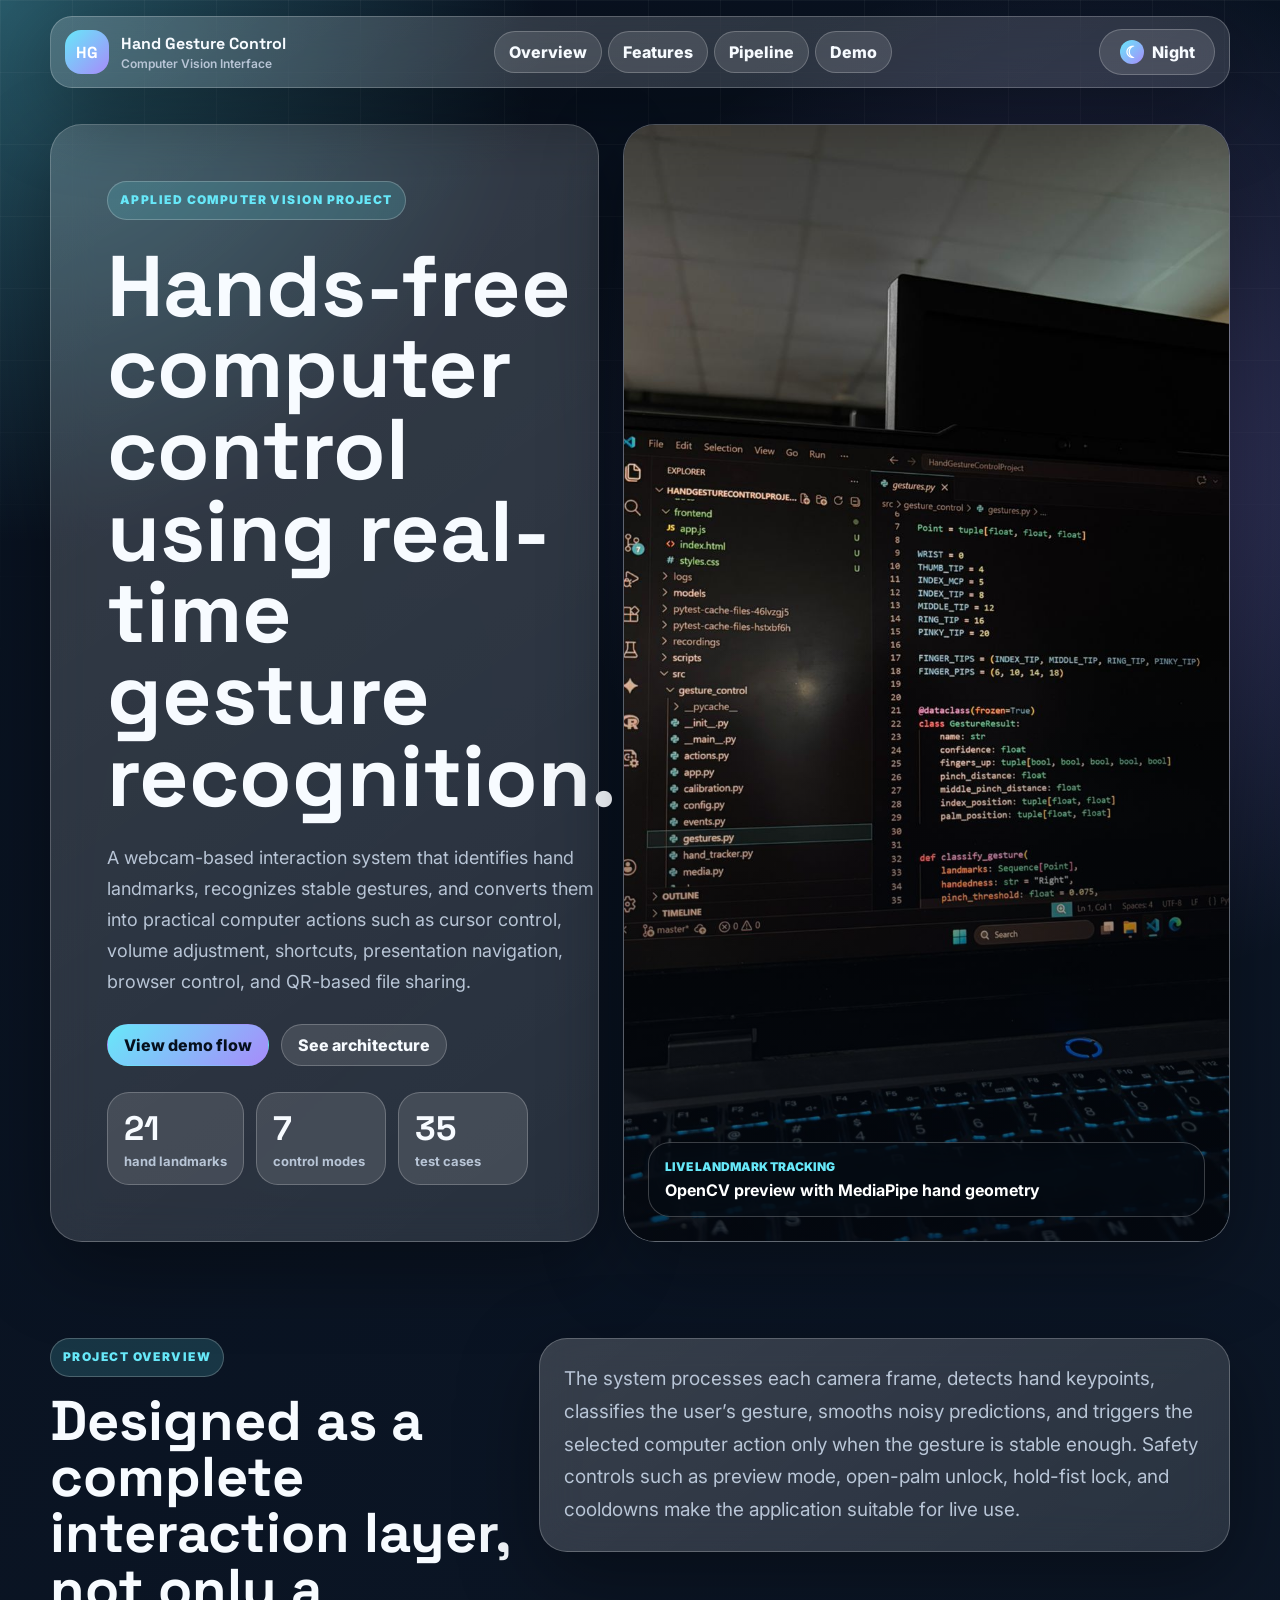
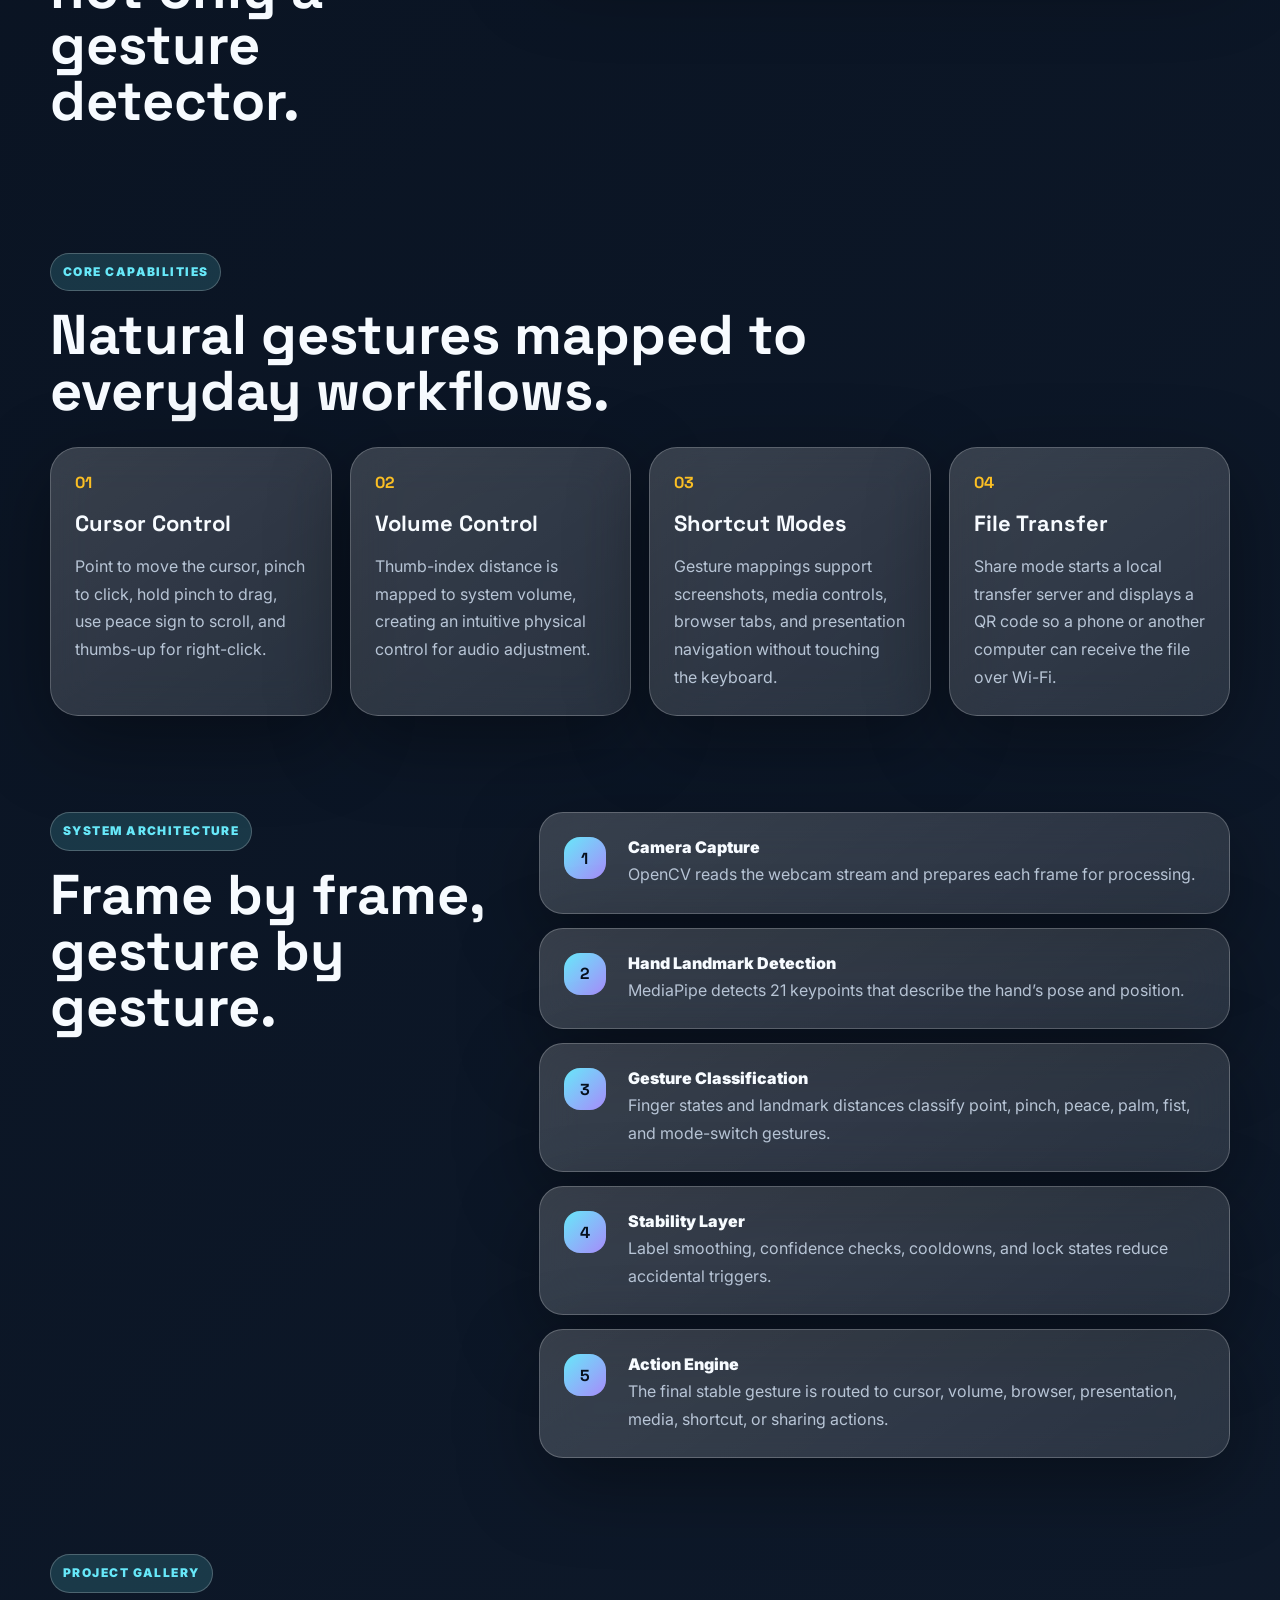
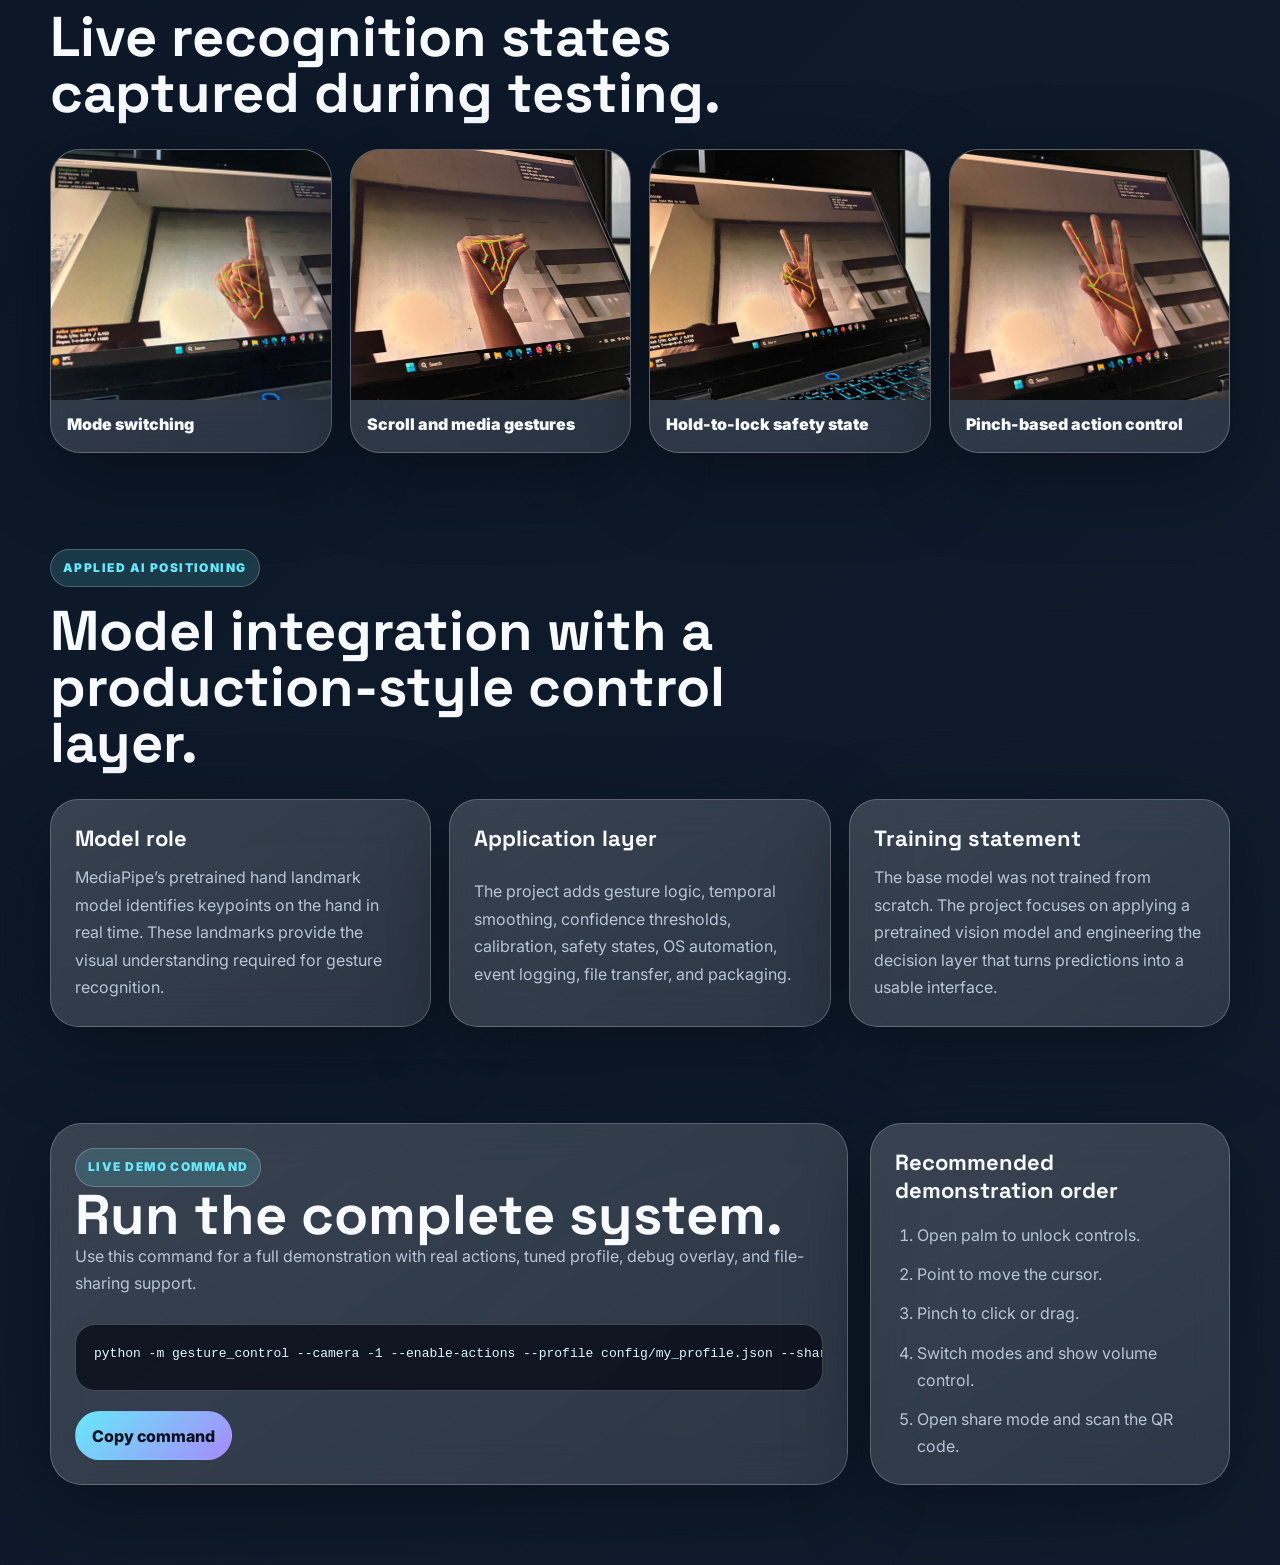
<file: frontend/index.html>
﻿<!doctype html>
<html lang="en" data-theme="dark">
<head>
  <meta charset="utf-8">
  <meta name="viewport" content="width=device-width, initial-scale=1">
  <title>Hand Gesture Control System</title>
  <link rel="preconnect" href="https://fonts.googleapis.com">
  <link rel="preconnect" href="https://fonts.gstatic.com" crossorigin>
  <link href="https://fonts.googleapis.com/css2?family=Inter:wght@400;500;600;700;800;900&family=Space+Grotesk:wght@500;600;700&display=swap" rel="stylesheet">
  <link rel="stylesheet" href="styles.css">
</head>
<body>
  <div class="page-shell">
    <header class="topbar glass">
      <a class="brand" href="#home" aria-label="Hand Gesture Control home">
        <span class="brand-mark">HG</span>
        <span><strong>Hand Gesture Control</strong><small>Computer Vision Interface</small></span>
      </a>
      <nav aria-label="Primary navigation">
        <a href="#overview">Overview</a>
        <a href="#features">Features</a>
        <a href="#pipeline">Pipeline</a>
        <a href="#demo">Demo</a>
      </nav>
      <button class="theme-toggle" id="theme-toggle" type="button" aria-label="Toggle day and night mode">
        <span class="toggle-icon" aria-hidden="true">☾</span><span class="toggle-text">Night</span>
      </button>
    </header>

    <main id="home">
      <section class="hero">
        <div class="hero-copy glass">
          <p class="kicker">Applied Computer Vision Project</p>
          <h1>Hands-free computer control using real-time gesture recognition.</h1>
          <p class="hero-text">A webcam-based interaction system that identifies hand landmarks, recognizes stable gestures, and converts them into practical computer actions such as cursor control, volume adjustment, shortcuts, presentation navigation, browser control, and QR-based file sharing.</p>
          <div class="hero-actions">
            <a class="button primary" href="#demo">View demo flow</a>
            <a class="button ghost" href="#pipeline">See architecture</a>
          </div>
          <div class="hero-metrics" aria-label="Project metrics">
            <article><strong>21</strong><span>hand landmarks</span></article>
            <article><strong>7</strong><span>control modes</span></article>
            <article><strong>35</strong><span>test cases</span></article>
          </div>
        </div>
        <figure class="hero-media glass">
          <img src="assets/gesture-point.jpeg" alt="Gesture control application detecting a pointing hand">
          <figcaption><span>Live landmark tracking</span><strong>OpenCV preview with MediaPipe hand geometry</strong></figcaption>
        </figure>
      </section>

      <section class="section intro-grid" id="overview">
        <div class="section-heading"><p class="kicker">Project Overview</p><h2>Designed as a complete interaction layer, not only a gesture detector.</h2></div>
        <div class="overview-card glass"><p>The system processes each camera frame, detects hand keypoints, classifies the user’s gesture, smooths noisy predictions, and triggers the selected computer action only when the gesture is stable enough. Safety controls such as preview mode, open-palm unlock, hold-fist lock, and cooldowns make the application suitable for live use.</p></div>
      </section>

      <section class="section feature-section" id="features">
        <div class="section-heading"><p class="kicker">Core Capabilities</p><h2>Natural gestures mapped to everyday workflows.</h2></div>
        <div class="feature-grid">
          <article class="glass feature-card"><span>01</span><h3>Cursor Control</h3><p>Point to move the cursor, pinch to click, hold pinch to drag, use peace sign to scroll, and thumbs-up for right-click.</p></article>
          <article class="glass feature-card"><span>02</span><h3>Volume Control</h3><p>Thumb-index distance is mapped to system volume, creating an intuitive physical control for audio adjustment.</p></article>
          <article class="glass feature-card"><span>03</span><h3>Shortcut Modes</h3><p>Gesture mappings support screenshots, media controls, browser tabs, and presentation navigation without touching the keyboard.</p></article>
          <article class="glass feature-card"><span>04</span><h3>File Transfer</h3><p>Share mode starts a local transfer server and displays a QR code so a phone or another computer can receive the file over Wi-Fi.</p></article>
        </div>
      </section>

      <section class="section pipeline-section" id="pipeline">
        <div class="section-heading"><p class="kicker">System Architecture</p><h2>Frame by frame, gesture by gesture.</h2></div>
        <div class="timeline">
          <article class="glass"><b>1</b><span>Camera Capture</span><p>OpenCV reads the webcam stream and prepares each frame for processing.</p></article>
          <article class="glass"><b>2</b><span>Hand Landmark Detection</span><p>MediaPipe detects 21 keypoints that describe the hand’s pose and position.</p></article>
          <article class="glass"><b>3</b><span>Gesture Classification</span><p>Finger states and landmark distances classify point, pinch, peace, palm, fist, and mode-switch gestures.</p></article>
          <article class="glass"><b>4</b><span>Stability Layer</span><p>Label smoothing, confidence checks, cooldowns, and lock states reduce accidental triggers.</p></article>
          <article class="glass"><b>5</b><span>Action Engine</span><p>The final stable gesture is routed to cursor, volume, browser, presentation, media, shortcut, or sharing actions.</p></article>
        </div>
      </section>

      <section class="section gallery-section">
        <div class="section-heading"><p class="kicker">Project Gallery</p><h2>Live recognition states captured during testing.</h2></div>
        <div class="gallery">
          <figure class="glass"><img src="assets/gesture-three-fingers.jpeg" alt="Three finger gesture recognition"><figcaption>Mode switching</figcaption></figure>
          <figure class="glass"><img src="assets/gesture-peace.jpeg" alt="Peace gesture recognition"><figcaption>Scroll and media gestures</figcaption></figure>
          <figure class="glass"><img src="assets/gesture-fist.jpeg" alt="Fist gesture recognition"><figcaption>Hold-to-lock safety state</figcaption></figure>
          <figure class="glass"><img src="assets/gesture-pinch.jpeg" alt="Pinch gesture recognition"><figcaption>Pinch-based action control</figcaption></figure>
        </div>
      </section>

      <section class="section applied-section">
        <div class="section-heading"><p class="kicker">Applied AI Positioning</p><h2>Model integration with a production-style control layer.</h2></div>
        <div class="applied-grid">
          <article class="glass"><h3>Model role</h3><p>MediaPipe’s pretrained hand landmark model identifies keypoints on the hand in real time. These landmarks provide the visual understanding required for gesture recognition.</p></article>
          <article class="glass"><h3>Application layer</h3><p>The project adds gesture logic, temporal smoothing, confidence thresholds, calibration, safety states, OS automation, event logging, file transfer, and packaging.</p></article>
          <article class="glass"><h3>Training statement</h3><p>The base model was not trained from scratch. The project focuses on applying a pretrained vision model and engineering the decision layer that turns predictions into a usable interface.</p></article>
        </div>
      </section>

      <section class="section demo-section" id="demo">
        <div class="demo-card glass">
          <div><p class="kicker">Live Demo Command</p><h2>Run the complete system.</h2><p>Use this command for a full demonstration with real actions, tuned profile, debug overlay, and file-sharing support.</p></div>
          <pre><code id="run-command">python -m gesture_control --camera -1 --enable-actions --profile config/my_profile.json --share-path "path\to\demo.pdf" --show-debug --ui-scale 0.5</code></pre>
          <button class="button primary" id="copy-command" type="button">Copy command</button>
        </div>
        <aside class="demo-steps glass">
          <h3>Recommended demonstration order</h3>
          <ol><li>Open palm to unlock controls.</li><li>Point to move the cursor.</li><li>Pinch to click or drag.</li><li>Switch modes and show volume control.</li><li>Open share mode and scan the QR code.</li></ol>
        </aside>
      </section>
    </main>
  </div>
  <script src="app.js"></script>
</body>
</html>
</file>
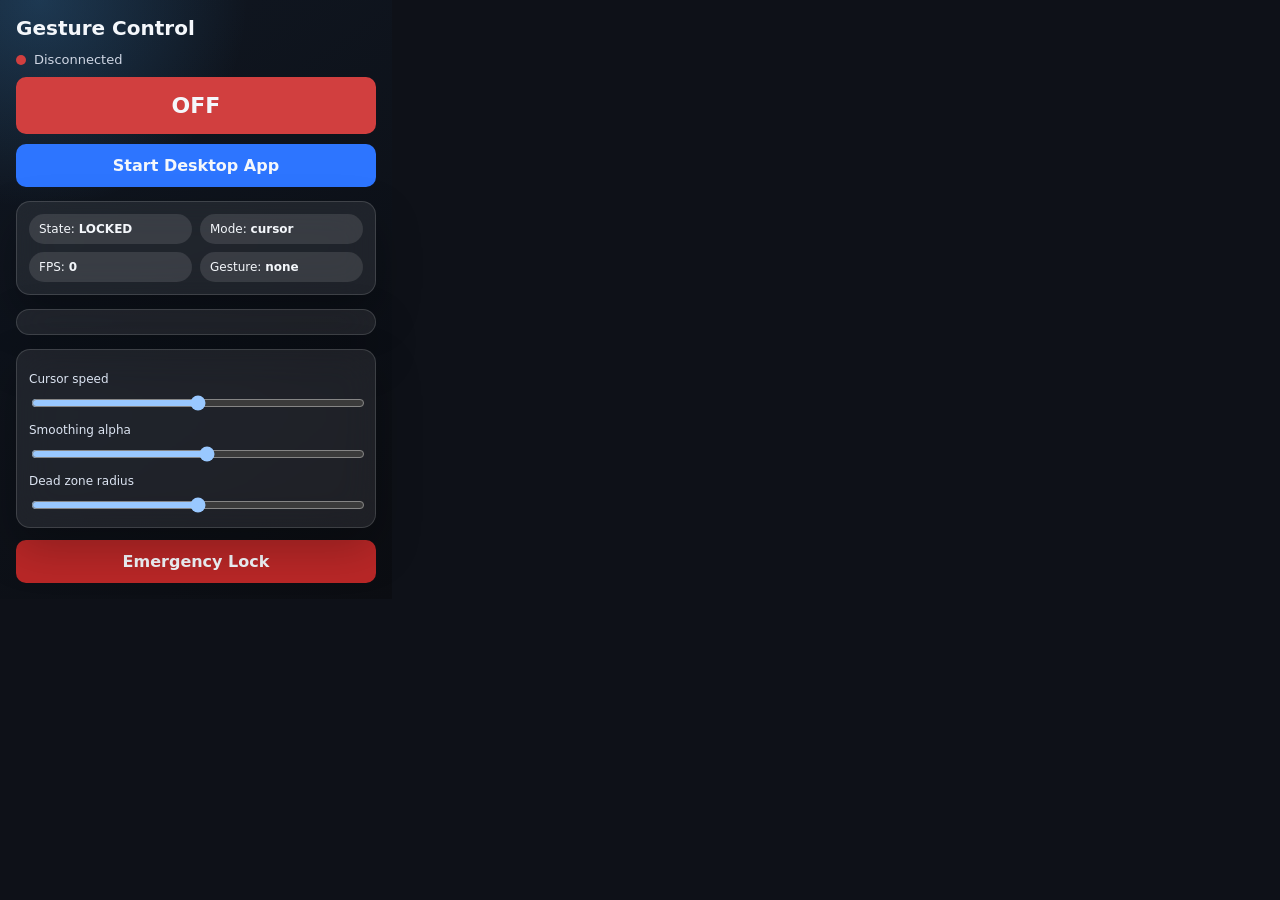
<file: extension/popup.html>
<!doctype html>
<html lang="en">
  <head>
    <meta charset="utf-8">
    <meta name="viewport" content="width=device-width, initial-scale=1">
    <title>Gesture Control</title>
    <style>
      :root {
        color-scheme: dark;
        font-family: Inter, ui-sans-serif, system-ui, -apple-system, BlinkMacSystemFont, "Segoe UI", sans-serif;
        background: #0e1118;
        color: #f4f7fb;
      }
      body {
        width: 360px;
        margin: 0;
        padding: 16px;
        background:
          radial-gradient(circle at 10% 0%, rgba(77, 177, 255, 0.22), transparent 30%),
          linear-gradient(145deg, #101722, #0b0d12);
      }
      h1 {
        margin: 0 0 12px;
        font-size: 20px;
        font-weight: 750;
      }
      button {
        border: 0;
        border-radius: 10px;
        color: inherit;
        cursor: pointer;
        font: inherit;
      }
      .toggle {
        width: 100%;
        padding: 16px;
        font-size: 22px;
        font-weight: 800;
        background: #d13f3f;
      }
      .toggle.on {
        background: #20a15b;
      }
      .start-app {
        width: 100%;
        margin-top: 10px;
        padding: 12px;
        background: #2d75ff;
        font-weight: 750;
      }
      .start-app.hidden {
        display: none;
      }
      .panel {
        margin-top: 14px;
        padding: 12px;
        border: 1px solid rgba(255,255,255,.14);
        border-radius: 14px;
        background: rgba(255,255,255,.08);
        box-shadow: 0 20px 45px rgba(0,0,0,.25);
        backdrop-filter: blur(18px);
      }
      .status {
        display: grid;
        grid-template-columns: 1fr 1fr;
        gap: 8px;
      }
      .badge {
        padding: 8px 10px;
        border-radius: 999px;
        background: rgba(255,255,255,.11);
        font-size: 12px;
      }
      .connection {
        display: flex;
        align-items: center;
        gap: 8px;
        margin-bottom: 10px;
        font-size: 13px;
        color: #cfd6e4;
      }
      .dot {
        width: 10px;
        height: 10px;
        border-radius: 50%;
        background: #d13f3f;
      }
      .dot.connected {
        background: #20d174;
      }
      .modes {
        display: grid;
        grid-template-columns: repeat(2, 1fr);
        gap: 8px;
      }
      .mode {
        padding: 9px;
        background: rgba(255,255,255,.11);
      }
      .mode.active {
        background: #2d75ff;
      }
      label {
        display: grid;
        gap: 7px;
        margin-top: 10px;
        font-size: 12px;
        color: #dce4f2;
      }
      input[type="range"] {
        width: 100%;
      }
      .danger {
        width: 100%;
        margin-top: 12px;
        padding: 12px;
        background: #b92727;
        font-weight: 750;
      }
    </style>
  </head>
  <body>
    <h1>Gesture Control</h1>
    <div class="connection"><span id="dot" class="dot"></span><span id="connection">Disconnected</span></div>
    <button id="toggle" class="toggle">OFF</button>
    <button id="startApp" class="start-app">Start Desktop App</button>
    <section class="panel status">
      <div class="badge">State: <strong id="state">LOCKED</strong></div>
      <div class="badge">Mode: <strong id="mode">cursor</strong></div>
      <div class="badge">FPS: <strong id="fps">0</strong></div>
      <div class="badge">Gesture: <strong id="gesture">none</strong></div>
    </section>
    <section class="panel">
      <div class="modes" id="modes"></div>
    </section>
    <section class="panel">
      <label>Cursor speed <input id="cursor_speed" type="range" min="0.5" max="3" step="0.05"></label>
      <label>Smoothing alpha <input id="alpha" type="range" min="0.05" max="0.9" step="0.05"></label>
      <label>Dead zone radius <input id="dead_zone_radius" type="range" min="0" max="0.12" step="0.005"></label>
    </section>
    <button id="lock" class="danger">Emergency Lock</button>
    <script src="popup.js"></script>
  </body>
</html>
</file>
<file: frontend/styles.css>
﻿:root {
  color-scheme: dark;
  --bg: #08111f;
  --bg-2: #101c2e;
  --text: #f7fbff;
  --muted: #b8c5d6;
  --soft: rgba(255, 255, 255, 0.12);
  --line: rgba(255, 255, 255, 0.22);
  --glass: rgba(255, 255, 255, 0.12);
  --glass-strong: rgba(255, 255, 255, 0.18);
  --shadow: rgba(0, 0, 0, 0.36);
  --accent: #67e8f9;
  --accent-2: #a78bfa;
  --warm: #fbbf24;
  --button-text: #06101d;
}

:root[data-theme="light"] {
  color-scheme: light;
  --bg: #eef5fb;
  --bg-2: #f9fbff;
  --text: #111827;
  --muted: #4b5c70;
  --soft: rgba(255, 255, 255, 0.68);
  --line: rgba(45, 65, 90, 0.18);
  --glass: rgba(255, 255, 255, 0.58);
  --glass-strong: rgba(255, 255, 255, 0.78);
  --shadow: rgba(44, 62, 84, 0.18);
  --accent: #0ea5e9;
  --accent-2: #7c3aed;
  --warm: #d97706;
  --button-text: #ffffff;
}

* { box-sizing: border-box; }
html { scroll-behavior: smooth; }
body {
  min-height: 100vh;
  margin: 0;
  font-family: Inter, Segoe UI, Arial, sans-serif;
  background: radial-gradient(circle at top left, color-mix(in srgb, var(--accent) 34%, transparent), transparent 34rem), radial-gradient(circle at 84% 10%, color-mix(in srgb, var(--accent-2) 30%, transparent), transparent 32rem), linear-gradient(135deg, var(--bg), var(--bg-2));
  color: var(--text);
}
body::before {
  position: fixed;
  inset: 0;
  z-index: -1;
  content: "";
  background-image: linear-gradient(rgba(255,255,255,0.045) 1px, transparent 1px), linear-gradient(90deg, rgba(255,255,255,0.045) 1px, transparent 1px);
  background-size: 72px 72px;
  mask-image: linear-gradient(to bottom, black, transparent 82%);
}
.page-shell { width: min(1180px, calc(100% - 32px)); margin: 0 auto; }
.glass { border: 1px solid var(--line); background: linear-gradient(145deg, var(--glass-strong), var(--glass)); box-shadow: 0 24px 80px var(--shadow); backdrop-filter: blur(22px); -webkit-backdrop-filter: blur(22px); }
.topbar { position: sticky; top: 16px; z-index: 20; display: grid; grid-template-columns: auto 1fr auto; gap: 20px; align-items: center; margin: 16px 0 36px; padding: 12px 14px; border-radius: 22px; }
.brand { display: inline-flex; gap: 12px; align-items: center; color: var(--text); text-decoration: none; }
.brand-mark { display: grid; width: 44px; height: 44px; place-items: center; border-radius: 16px; background: linear-gradient(135deg, var(--accent), var(--accent-2)); color: #fff; font-family: "Space Grotesk", Inter, sans-serif; font-weight: 800; }
.brand strong, h1, h2, h3 { font-family: "Space Grotesk", Inter, sans-serif; letter-spacing: 0; }
.brand small { display: block; margin-top: 2px; color: var(--muted); font-size: 12px; font-weight: 600; }
nav { display: flex; justify-content: center; gap: 6px; flex-wrap: wrap; }
nav a, .button, .theme-toggle { min-height: 42px; border: 1px solid var(--line); border-radius: 999px; background: var(--soft); color: var(--text); font: inherit; font-weight: 800; text-decoration: none; }
nav a { display: inline-flex; align-items: center; padding: 9px 14px; }
.theme-toggle, .button { display: inline-flex; align-items: center; justify-content: center; gap: 8px; padding: 10px 16px; cursor: pointer; }
.theme-toggle { min-width: 116px; }
.toggle-icon { display: grid; width: 24px; height: 24px; place-items: center; border-radius: 50%; background: linear-gradient(135deg, var(--accent), var(--accent-2)); color: #fff; }
h1, h2, h3, p { margin: 0; }
h1 { max-width: 880px; font-size: clamp(44px, 7vw, 86px); line-height: 0.95; }
h2 { font-size: clamp(30px, 4.5vw, 56px); line-height: 1; }
h3 { font-size: 22px; }
p { color: var(--muted); line-height: 1.72; }
.hero { display: grid; grid-template-columns: minmax(0, 0.95fr) minmax(360px, 1.05fr); gap: 24px; align-items: stretch; min-height: calc(100vh - 132px); }
.hero-copy, .hero-media, .demo-card, .demo-steps { border-radius: 32px; }
.hero-copy { display: grid; align-content: center; gap: 26px; padding: clamp(28px, 5vw, 56px); }
.kicker { width: fit-content; border: 1px solid var(--line); border-radius: 999px; padding: 8px 12px; background: color-mix(in srgb, var(--accent) 16%, transparent); color: var(--accent); font-size: 12px; font-weight: 900; letter-spacing: 0.12em; text-transform: uppercase; }
.hero-text { max-width: 670px; font-size: 18px; }
.hero-actions, .hero-metrics { display: flex; flex-wrap: wrap; gap: 12px; }
.button { width: fit-content; }
.primary { border-color: transparent; background: linear-gradient(135deg, var(--accent), var(--accent-2)); color: var(--button-text); }
:root[data-theme="dark"] .primary { color: #06101d; }
.ghost { background: var(--soft); }
.hero-metrics article { min-width: 130px; border: 1px solid var(--line); border-radius: 22px; padding: 14px 16px; background: var(--soft); }
.hero-metrics strong { display: block; font-family: "Space Grotesk", Inter, sans-serif; font-size: 34px; }
.hero-metrics span { color: var(--muted); font-size: 13px; font-weight: 700; }
.hero-media { position: relative; overflow: hidden; min-height: 520px; margin: 0; }
.hero-media img { width: 100%; height: 100%; display: block; object-fit: cover; }
.hero-media::after { position: absolute; inset: 0; content: ""; background: linear-gradient(to top, rgba(4, 10, 20, 0.72), transparent 54%); }
.hero-media figcaption { position: absolute; left: 24px; right: 24px; bottom: 24px; z-index: 2; display: grid; gap: 6px; border: 1px solid rgba(255,255,255,0.22); border-radius: 22px; padding: 16px; background: rgba(5,11,20,0.48); color: #fff; backdrop-filter: blur(16px); }
.hero-media figcaption span { color: var(--accent); font-size: 12px; font-weight: 900; text-transform: uppercase; }
.section { padding: 96px 0 0; }
.section-heading { display: grid; gap: 16px; max-width: 820px; margin-bottom: 28px; }
.intro-grid, .pipeline-section { display: grid; grid-template-columns: minmax(280px, 0.8fr) minmax(340px, 1.2fr); gap: 28px; align-items: start; }
.overview-card, .feature-card, .timeline article, .applied-grid article, .demo-card, .demo-steps { padding: 24px; }
.overview-card { border-radius: 28px; }
.overview-card p { font-size: 19px; }
.feature-grid, .applied-grid, .gallery { display: grid; gap: 18px; }
.feature-grid { grid-template-columns: repeat(4, minmax(0, 1fr)); }
.feature-card { min-height: 260px; display: grid; gap: 16px; align-content: start; border-radius: 28px; }
.feature-card span { width: fit-content; color: var(--warm); font-family: "Space Grotesk", Inter, sans-serif; font-weight: 900; }
.timeline { display: grid; gap: 14px; }
.timeline article { display: grid; grid-template-columns: 48px 1fr; gap: 4px 16px; border-radius: 24px; }
.timeline b { grid-row: span 2; display: grid; width: 42px; height: 42px; place-items: center; border-radius: 16px; background: linear-gradient(135deg, var(--accent), var(--accent-2)); color: #06101d; font-family: "Space Grotesk", Inter, sans-serif; }
.timeline span { color: var(--text); font-weight: 900; }
.gallery { grid-template-columns: repeat(4, minmax(0, 1fr)); }
.gallery figure { overflow: hidden; margin: 0; border-radius: 30px; }
.gallery img { display: block; width: 100%; height: 250px; object-fit: cover; }
.gallery figcaption { padding: 14px 16px 18px; color: var(--text); font-weight: 900; }
.applied-grid { grid-template-columns: repeat(3, minmax(0, 1fr)); }
.applied-grid article { display: grid; gap: 12px; border-radius: 28px; }
.demo-section { display: grid; grid-template-columns: minmax(0, 1fr) 360px; gap: 22px; padding-bottom: 80px; }
.demo-card { display: grid; gap: 20px; }
pre { margin: 0; overflow: auto; border: 1px solid var(--line); border-radius: 20px; padding: 18px; background: rgba(3,7,18,0.72); color: #e0f7ff; line-height: 1.7; }
.demo-steps { align-self: start; }
.demo-steps h3 { margin-bottom: 18px; }
ol { display: grid; gap: 12px; margin: 0; padding-left: 22px; color: var(--muted); line-height: 1.7; }
@media (max-width: 1040px) { .topbar, .hero, .intro-grid, .pipeline-section, .demo-section { grid-template-columns: 1fr; } .feature-grid, .gallery, .applied-grid { grid-template-columns: repeat(2, minmax(0, 1fr)); } }
@media (max-width: 680px) { .page-shell { width: min(100% - 20px, 1180px); } .topbar { position: static; } nav { justify-content: flex-start; } .hero-copy { padding: 24px; } .hero-media { min-height: 420px; } .feature-grid, .gallery, .applied-grid { grid-template-columns: 1fr; } }
</file>
